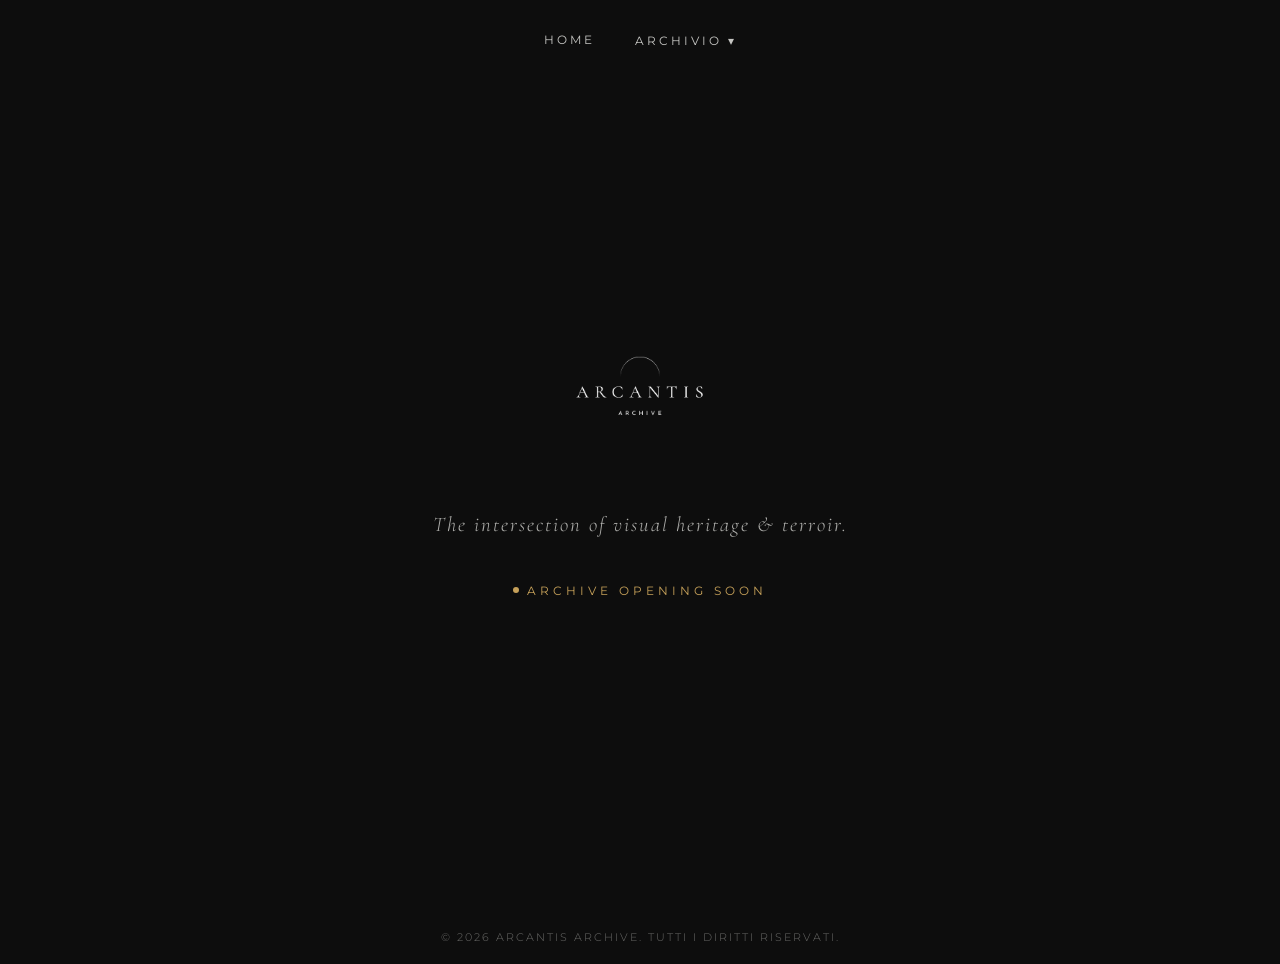
<file: index.html>
<!DOCTYPE html>
<html lang="it">
<head>
    <meta charset="UTF-8"> 
    <meta name="viewport" content="width=device-width, initial-scale=1.0">
    <title>Arcantis Archive | Visual Heritage & Terroir</title>
    <!-- Importazione Font di Lusso da Google Fonts -->
    <link rel="preconnect" href="https://fonts.googleapis.com">
    <link rel="preconnect" href="https://fonts.gstatic.com" crossorigin>
    <link href="https://fonts.googleapis.com/css2?family=Cormorant+Garamond:wght@300;400;600&family=Montserrat:wght@200;300;400&display=swap" rel="stylesheet">
    <link rel="stylesheet" href="style.css">
</head>
<body>
    <!-- MENU DI NAVIGAZIONE CON TENDINA -->
    <nav class="navbar">
        <a href="index.html">Home</a>
        
        <div class="dropdown">
            <span class="dropbtn">Archivio ▾</span>
            <div class="dropdown-content">
                <a href="heritage.html">Heritage</a>
                <a href="terroir.html">Terroir</a>
                <a href="exhibitions.html">Exhibitions</a>
            </div>
        </div>
    </nav>
    

    <main class="hero-container">
        
        <div class="logo-box">
            <!-- Il logo che hai creato su Canva -->
            <img src="logo.png" alt="Arcantis Archive Logo" class="brand-logo">
        </div>

        <p class="tagline">The intersection of visual heritage & terroir.</p>
        
        <div class="status-badge">
            <span class="dot"></span> Archive Opening Soon
        </div>
    </main>
<!-- FOOTER CON COPYRIGHT -->
    <footer class="site-footer">
        <p>&copy; 2026 Arcantis Archive. Tutti i diritti riservati.</p>
    </footer>
</body>
</html>
</file>
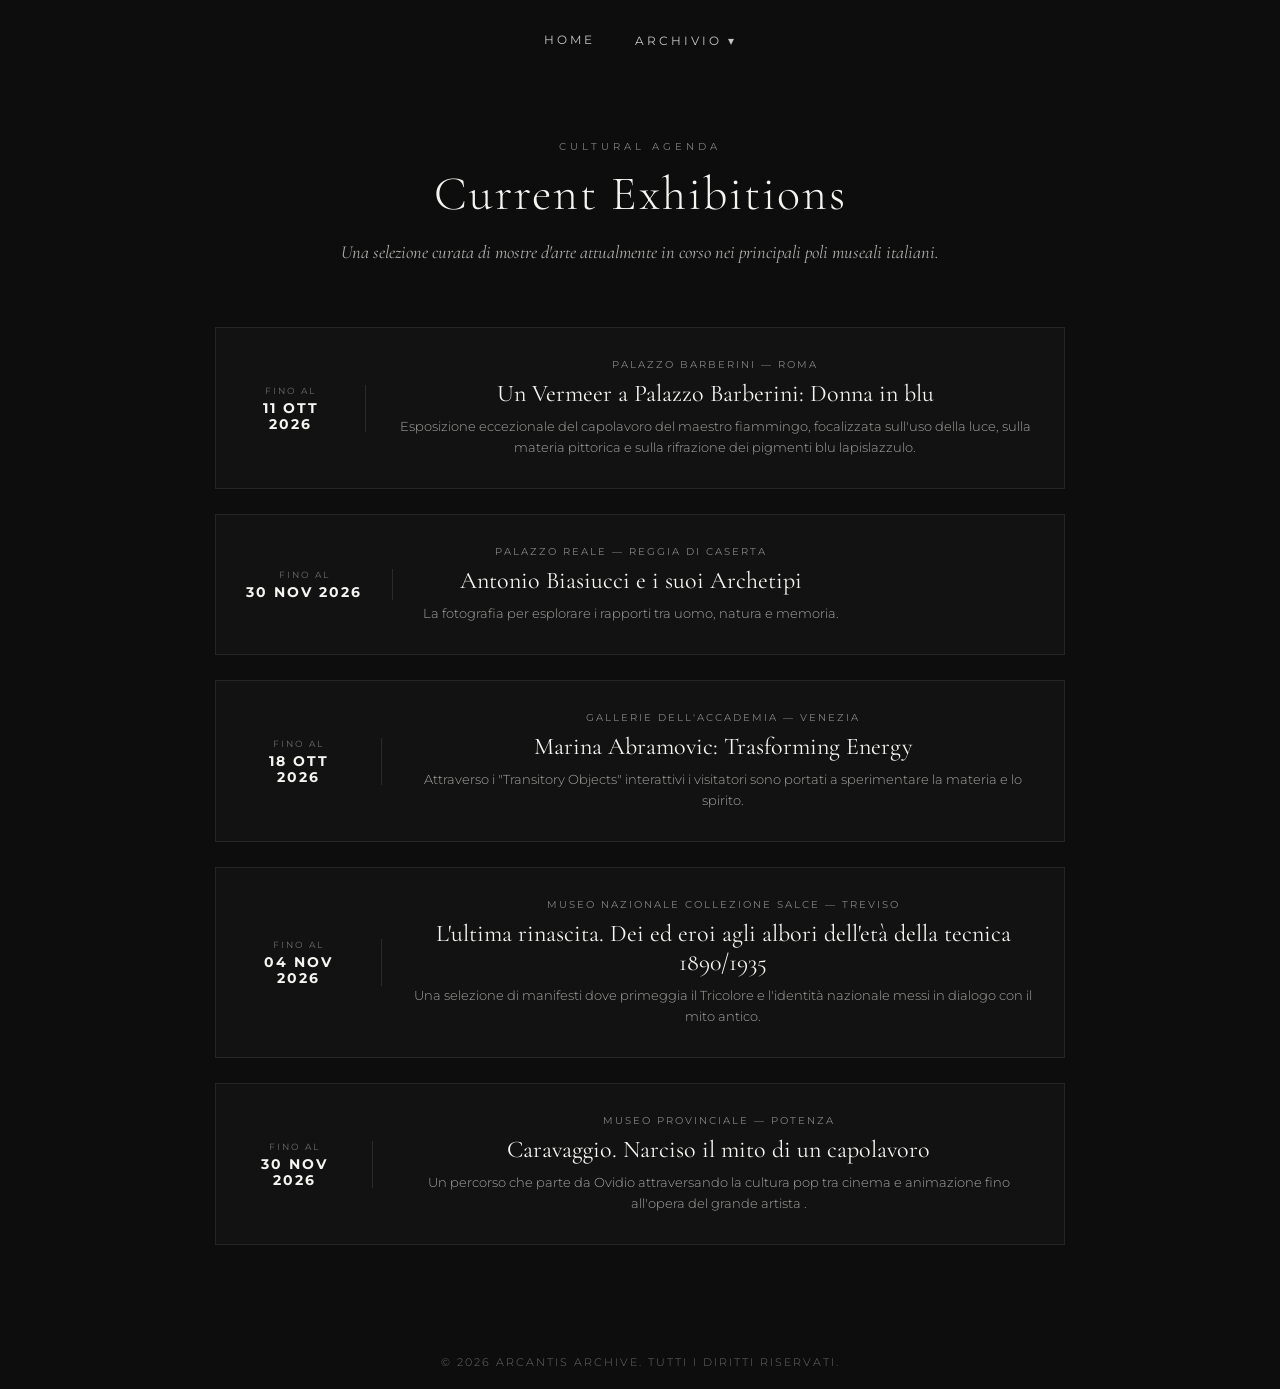
<file: exhibitions.html>
<!DOCTYPE html>
<html lang="it">
<head>
    <!-- ENCODING E VIEWPORT (Ottimizzazione Mobile) -->
    <meta charset="UTF-8"> 
    <meta name="viewport" content="width=device-width, initial-scale=1.0, maximum-scale=5.0">
    
    <!-- SEO BASE -->
    <title>Exhibitions & Cultural Agenda | Arcantis Archive</title>
    <meta name="description" content="Mostre d'arte consigliate a settembre 2026 da Arcantis Archive: Vermeer, Antonio Biasiucci, Marina Abramovic e Caravaggio.">
    <meta name="keywords" content="mostre arte da settembre 2026, mostre roma vermeer, biasiucci caserta, abramovic venezia, caravaggio potenza, agenda culturale">
    <meta name="author" content="Arcantis Archive">

    <!-- SEO SOCIAL (Open Graph) -->
    <meta property="og:title" content="Exhibitions & Cultural Agenda | Arcantis Archive">
    <meta property="og:description" content="Una selezione curata di mostre in corso in Italia tra grande pittura, materia e colore.">
    <meta property="og:type" content="website">
    <meta property="og:url" content="https://arcantisarchive.com/exhibitions.html">

    <!-- FONT GOOGLE -->
    <link rel="preconnect" href="https://fonts.googleapis.com">
    <link rel="preconnect" href="https://fonts.gstatic.com" crossorigin>
    <link href="https://fonts.googleapis.com/css2?family=Cormorant+Garamond:ital,wght@0,300;0,400;0,600;1,300&family=Montserrat:wght@200;300;400;500&display=swap" rel="stylesheet">
    
    <!-- FOGLIO DI STILE CSS -->
    <link rel="stylesheet" href="style.css">
</head>
<body>

    <!-- NAVIGAZIONE PRINCIPALE -->
    <nav class="navbar" aria-label="Navigazione principale">
        <a href="index.html" class="nav-logo">Home</a>
        
        <div class="dropdown">
            <button class="dropbtn" aria-haspopup="true">Archivio ▾</button>
            <div class="dropdown-content">
                <a href="heritage.html">Heritage</a>
                <a href="terroir.html">Terroir</a>
                <a href="exhibitions.html">Exhibitions</a>
            </div>
        </div>
    </nav>

    <!-- CONTENUTO PRINCIPALE -->
    <main class="page-container">
        
        <header class="page-header">
            <span class="section-label">Cultural Agenda</span>
            <h1 class="page-title">Current Exhibitions</h1>
            <p class="page-subtitle">Una selezione curata di mostre d'arte attualmente in corso nei principali poli museali italiani.</p>
        </header>

        <!-- LISTA MOSTRE REALI A SETTEMBRE 2026 -->
        <section class="exhibitions-list" aria-label="Elenco delle mostre consigliate">
            
            <!-- MOSTRA 1: ROMA - VERMEER -->
            <article class="exhibition-item">
                <div class="exhibition-date">
                    <span>FINO AL</span>
                    <strong>11 OTT 2026</strong>
                </div>
                <div class="exhibition-info">
                    <span class="exhibition-location">Palazzo Barberini — Roma</span>
                    <h3>Un Vermeer a Palazzo Barberini: Donna in blu</h3>
                    <p>Esposizione eccezionale del capolavoro del maestro fiammingo, focalizzata sull'uso della luce, sulla materia pittorica e sulla rifrazione dei pigmenti blu lapislazzulo.</p>
                </div>
            </article>

            <!-- MOSTRA 2: CASERTA - ANTONIO BIASIUCCI -->
            <article class="exhibition-item">
                <div class="exhibition-date">
                    <span>FINO AL</span>
                    <strong>30 NOV 2026</strong>
                </div>
                <div class="exhibition-info">
                    <span class="exhibition-location">Palazzo Reale — Reggia di Caserta</span>
                    <h3>Antonio Biasiucci e i suoi Archetipi</h3>
                    <p>La fotografia per esplorare i rapporti tra uomo, natura e memoria.</p>
                </div>
            </article>

            <!-- MOSTRA 3: VENEZIA - MARINA ABRAMOVIC -->
            <article class="exhibition-item">
                <div class="exhibition-date">
                    <span>FINO AL</span>
                    <strong>18 OTT 2026</strong>
                </div>
                <div class="exhibition-info">
                    <span class="exhibition-location">Gallerie dell'Accademia — Venezia</span>
                    <h3>Marina Abramovic: Trasforming Energy</h3>
                    <p>Attraverso i "Transitory Objects" interattivi i visitatori sono portati a sperimentare la materia e lo spirito.</p>
                </div>
            </article>

            <!-- MOSTRA 4: TREVISO - DEI ED EROI AGLI ALBORI DELLA TECNICA 1890/1935 -->
            <article class="exhibition-item">
                <div class="exhibition-date">
                    <span>FINO AL</span>
                    <strong>04 NOV 2026</strong>
                </div>
                <div class="exhibition-info">
                    <span class="exhibition-location">Museo Nazionale Collezione Salce — Treviso</span>
                    <h3>L'ultima rinascita. Dei ed eroi agli albori dell'età della tecnica 1890/1935</h3>
                    <p>Una selezione di manifesti dove primeggia il Tricolore e l'identità nazionale messi in dialogo con il mito antico.</p>
                </div>
            </article>

            <!-- MOSTRA 5: POTENZA - CARAVAGGIO - NARCISO IL MITO DI UN CAPOLAVORO -->
            <article class="exhibition-item">
                <div class="exhibition-date">
                    <span>FINO AL</span>
                    <strong>30 NOV 2026</strong>
                </div>
                <div class="exhibition-info">
                    <span class="exhibition-location">Museo Provinciale — Potenza</span>
                    <h3>Caravaggio. Narciso il mito di un capolavoro</h3>
                    <p>Un percorso che parte da Ovidio attraversando la cultura pop tra cinema e animazione fino all'opera del grande artista .</p>
                </div>
            </article>


        </section>

    </main>

    <!-- FOOTER -->
    <footer class="site-footer">
        <p>&copy; 2026 Arcantis Archive. Tutti i diritti riservati.</p>
    </footer>

</body>
</html>
</file>
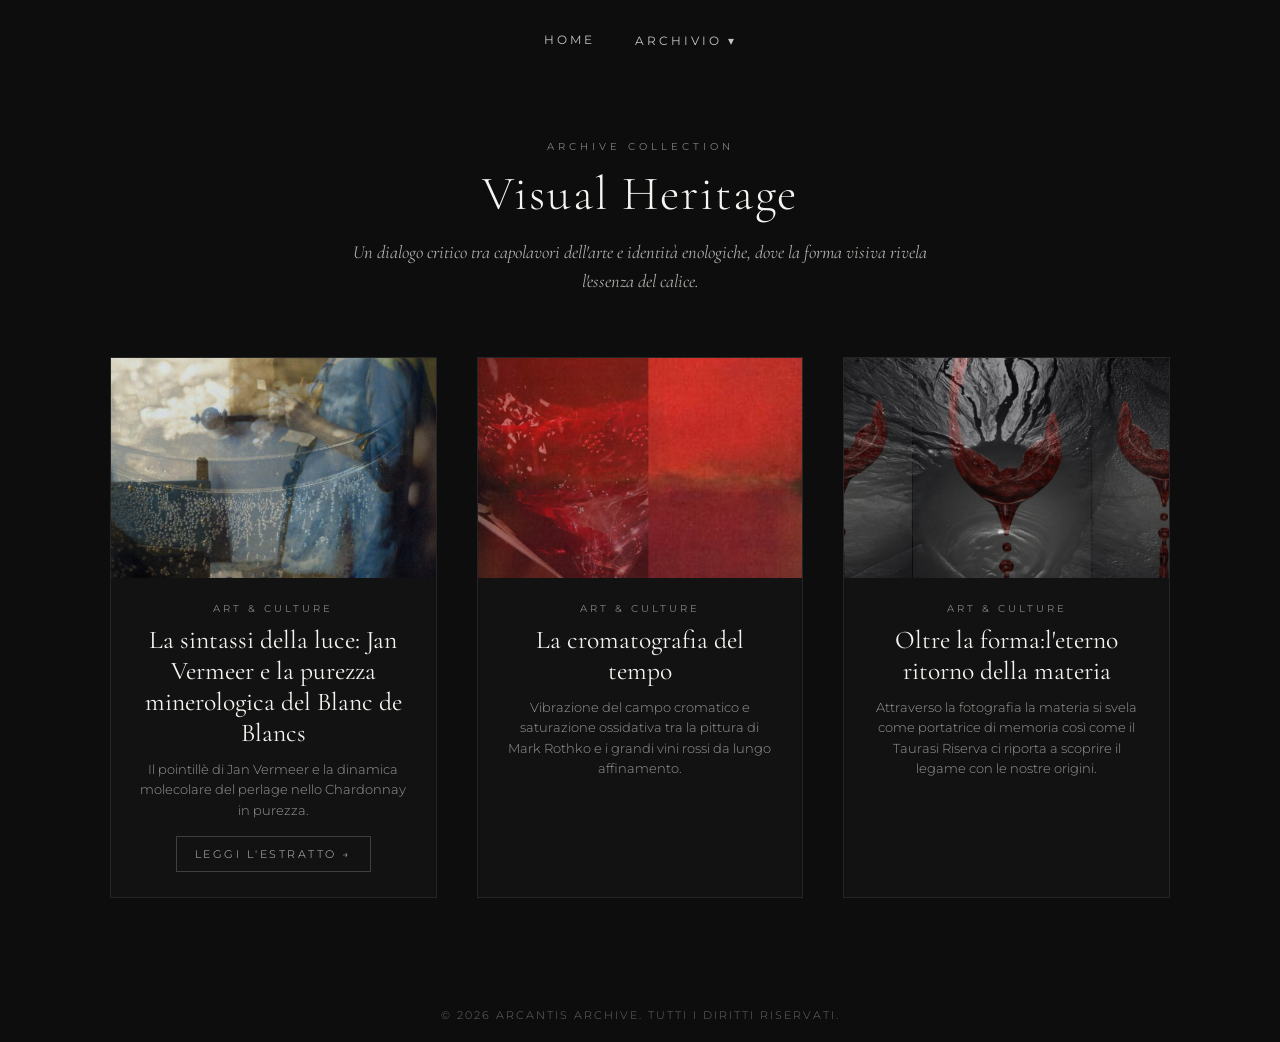
<file: heritage.html>
<!DOCTYPE html>
<html lang="it">
<head>
    <meta charset="UTF-8"> 
    <meta name="viewport" content="width=device-width, initial-scale=1.0">
    <title>Heritage | Arcantis Archive</title>
    <!-- Importazione Font da Google Fonts -->
    <link rel="preconnect" href="https://fonts.googleapis.com">
    <link rel="preconnect" href="https://fonts.gstatic.com" crossorigin>
    <link href="https://fonts.googleapis.com/css2?family=Cormorant+Garamond:ital,wght@0,300;0,400;0,600;1,300&family=Montserrat:wght@200;300;400&display=swap" rel="stylesheet">
    <link rel="stylesheet" href="style.css">
</head>
<body>

    <!-- MENU DI NAVIGAZIONE CON TENDINA -->
    <nav class="navbar">
        <a href="index.html">Home</a>
       
        <div class="dropdown">
            <span class="dropbtn">Archivio ▾</span>
            <div class="dropdown-content">
                <a href="heritage.html">Heritage</a>
                <a href="terroir.html">Terroir</a>
                <a href="exhibitions.html">Exhibitions</a>
            </div>
        </div>
    </nav>

    <!-- SEZIONE PRINCIPALE HERITAGE -->
    <main class="page-container">
        
        <header class="page-header">
            <span class="section-label">Archive Collection</span>
            <h1 class="page-title">Visual Heritage</h1>
            <p class="page-subtitle">Un dialogo critico tra capolavori dell'arte e identità enologiche, dove la forma visiva rivela l'essenza del calice.</p>
        </header>

        <!-- GRIGLIA D'ESEMPIO PER I CONTENUTI/ARTICOLI -->
        <section class="archive-grid">
            
           <article class="archive-card">
    
    <!-- 1. LINK SULL'IMMAGINE -->
    <a href="saggiovermeerblancs.html" class="card-image-link">
        <div class="card-image">
            <img src="vermeerblancs.png" alt="Jan Vermeer e Blanc de Blancs"> 
        </div> 
    </a>
    
    <div class="card-content">
        <span class="card-tag">Art & Culture</span>
        
        <!-- 2. LINK SUL TITOLO -->
        <h2>
            <a href="saggiovermeerblancs.html" class="card-title-link">La sintassi della luce: Jan Vermeer e la purezza minerologica del Blanc de Blancs</a>
        </h2>
        
        <p>Il pointillè di Jan Vermeer e la dinamica molecolare del perlage nello Chardonnay in purezza.</p>
        
        <!-- 3. PULSANTE PER LEGGERE L'ESTRATTO -->
        <a href="saggiovermeerblancs.html" class="card-excerpt-link">
            Leggi l'estratto <span>→</span>
        </a>
    </div>

</article>

            <article class="archive-card">
                <div class="card-image">
                    <img src="rothkorosso.png">
                    </div> 
                   
                <div class="card-content">
                    <span class="card-tag">Art & Culture</span>
                    <h2>La cromatografia del tempo</h2>
                    <p>Vibrazione del campo cromatico e saturazione ossidativa tra la pittura di Mark Rothko e i grandi vini rossi da lungo affinamento.</p>
                </div>
            </article>

              <article class="archive-card">
                <div class="card-image">
                    <img src="biastauri.png">
                    </div>
                   
                <div class="card-content">
                    <span class="card-tag">Art & Culture</span>
                    <h2>Oltre la forma:l'eterno ritorno della materia</h2>
                    <p>Attraverso la fotografia la materia si svela come portatrice di memoria così come il Taurasi Riserva ci riporta a scoprire il legame con le nostre origini.</p>
                </div>
            </article>

        </section>

    </main>

    <!-- FOOTER CON COPYRIGHT -->
    <footer class="site-footer">
        <p>&copy; 2026 Arcantis Archive. Tutti i diritti riservati.</p>
    </footer>

</body>
</html>
</file>
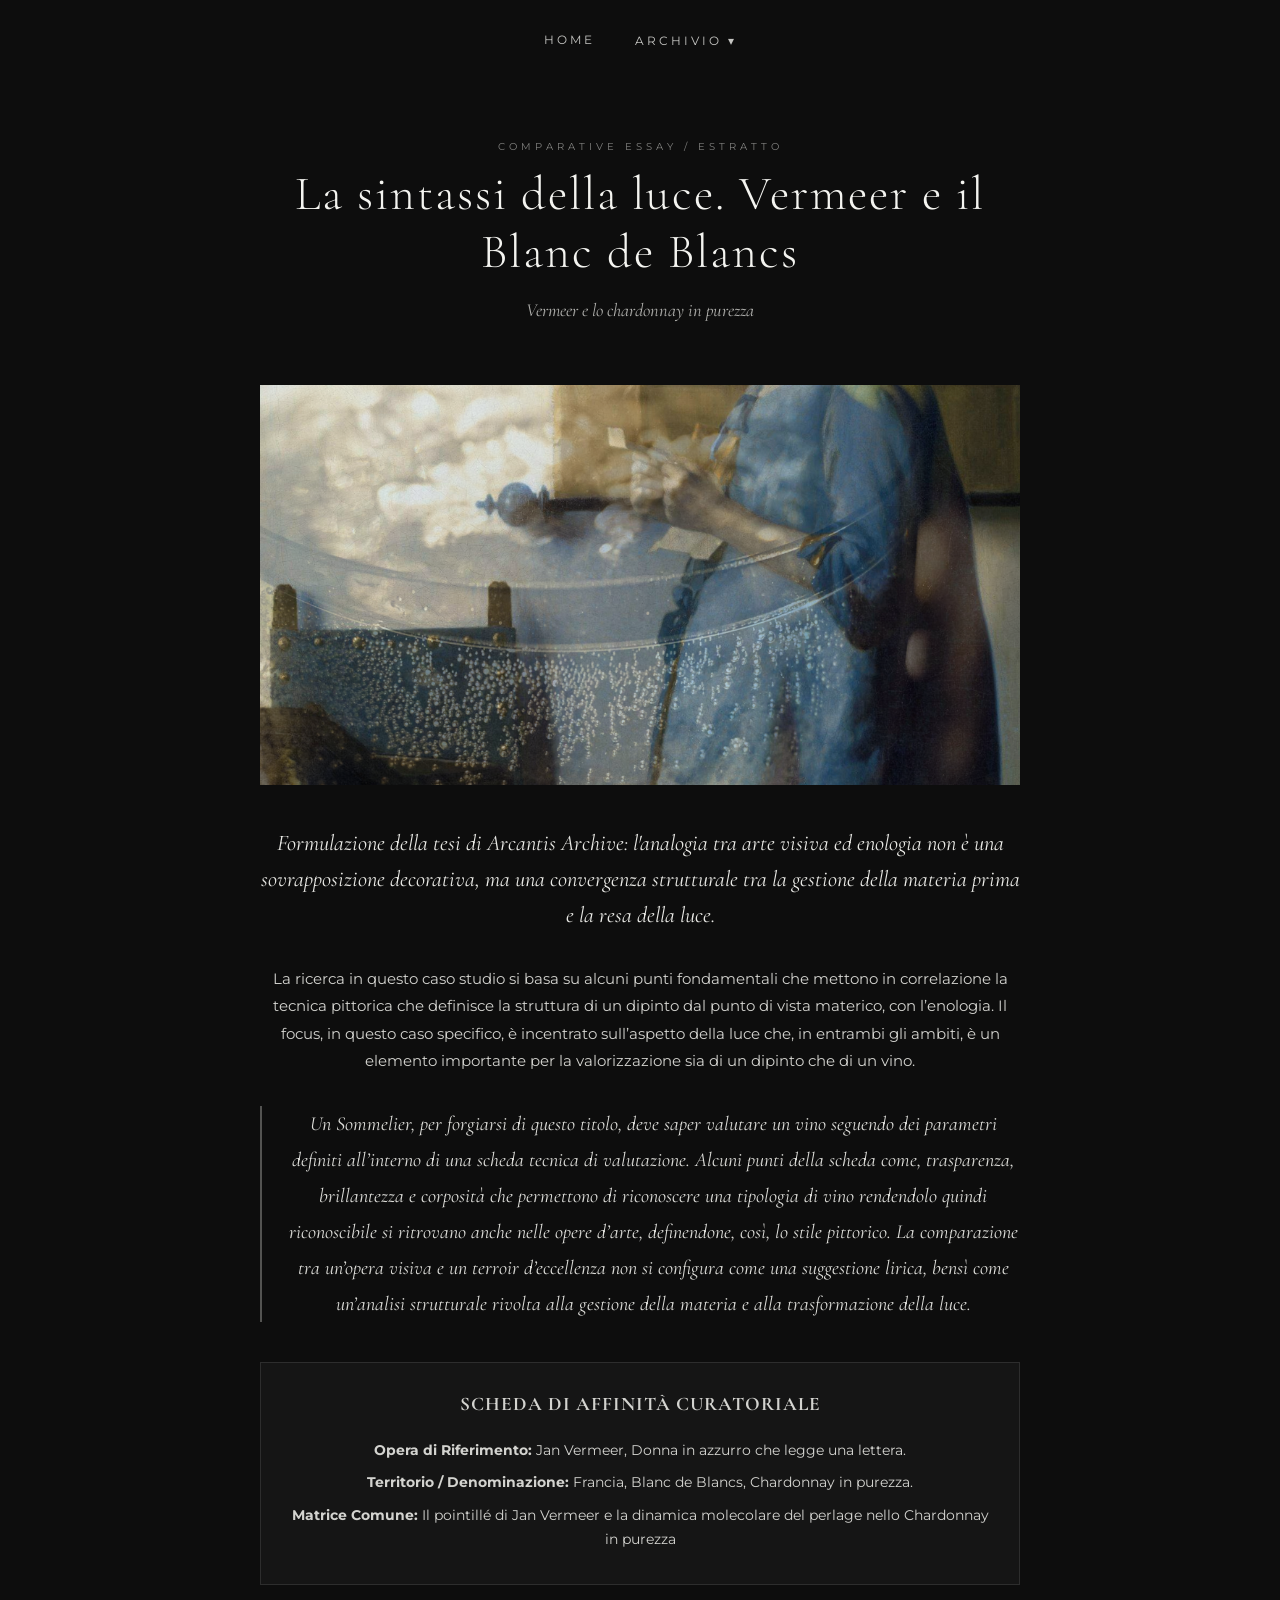
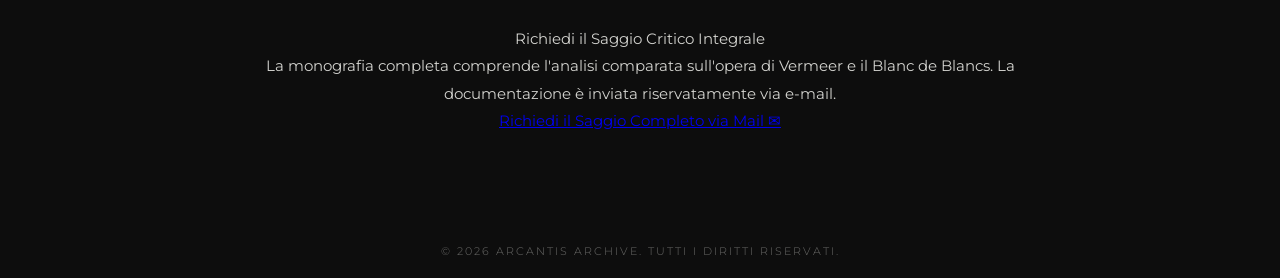
<file: saggiovermeerblancs.html>
<!DOCTYPE html>
<html lang="it">
<head>
    <meta charset="UTF-8">
    <meta name="viewport" content="width=device-width, initial-scale=1.0">
    <title>Sintassi della luce | Arcantis Archive</title>
    <link rel="preconnect" href="https://fonts.googleapis.com">
    <link rel="preconnect" href="https://fonts.gstatic.com" crossorigin>
    <link href="https://fonts.googleapis.com/css2?family=Cormorant+Garamond:ital,wght@0,300;0,400;0,600;1,300;1,400&family=Montserrat:wght@200;300;400;500&display=swap" rel="stylesheet">
    <link rel="stylesheet" href="style.css">
</head>
<body>

    <!-- NAVIGAZIONE -->
    <nav class="navbar">
        <a href="index.html">Home</a>
        <div class="dropdown">
            <span class="dropbtn">Archivio ▾</span>
            <div class="dropdown-content">
                <a href="heritage.html">Heritage</a>
                <a href="terroir.html">Terroir</a>
            </div>
        </div>
    </nav>

    <!-- CONTENUTO SAGGIO -->
    <main class="page-container essay-container">
        
        <header class="page-header">
            <span class="section-label">Comparative Essay / Estratto</span>
            <h1 class="page-title">La sintassi della luce. Vermeer e il Blanc de Blancs</h1>
            <p class="page-subtitle"><em>Vermeer e lo chardonnay in purezza</em></p>
        </header>

        <!-- IMMAGINE HERO -->
        <div class="essay-hero-image">
            <img src="vermeerblancs.png">
        </div>

        <!-- ESTRATTO DEL SAGGIO -->
        <article class="essay-body">
            
            <p class="essay-lead">
               
Formulazione della tesi di Arcantis Archive: l'analogia tra arte visiva ed enologia non è una sovrapposizione decorativa, ma una convergenza strutturale tra la gestione della materia prima e la resa della luce.

            </p>

            <p>
                La ricerca in questo caso studio si basa su alcuni punti fondamentali che mettono in correlazione la tecnica pittorica che definisce la struttura di un dipinto dal punto di vista materico, con l’enologia. Il focus, in questo caso specifico, è incentrato sull’aspetto della luce che, in entrambi gli ambiti, è un elemento importante per la valorizzazione sia di un dipinto che di un vino.
            </p>

            <blockquote>
            <p>Un Sommelier, per forgiarsi di questo titolo, deve saper valutare un vino seguendo dei parametri definiti all’interno di una scheda tecnica di valutazione. Alcuni punti della scheda come, trasparenza, brillantezza e corposità che permettono di riconoscere una tipologia di vino rendendolo quindi riconoscibile si ritrovano anche nelle opere d’arte, definendone, così, lo stile pittorico. La comparazione tra un’opera visiva e un terroir d’eccellenza non si configura come una suggestione lirica, bensì come un’analisi strutturale rivolta alla gestione della materia e alla trasformazione della luce.
            </p>         
          
        </blockquote>

           <!-- SCHEDA SINTETICA DI AFFINITÀ -->
            <div class="pairing-spec-sheet">
                <h3>Scheda di Affinità Curatoriale</h3>
                <ul>
                    <li><strong>Opera di Riferimento:</strong> Jan Vermeer, Donna in azzurro che legge una lettera.</li>
                    <li><strong>Territorio / Denominazione:</strong> Francia, Blanc de Blancs, Chardonnay in purezza.</li>
                    <li><strong>Matrice Comune:</strong> Il pointillé di Jan Vermeer e la dinamica molecolare del perlage nello Chardonnay in purezza</li>
                </ul>
            </div>

            <!-- BOX RICHIESTA SAGGIO COMPLETO VIA MAIL -->
            <div class="essay-request-box">
                <div class="request-info">
                    <span class="request-title">Richiedi il Saggio Critico Integrale</span>
                    <p class="request-desc">
                        La monografia completa comprende l'analisi comparata sull'opera di Vermeer e il Blanc de Blancs. La documentazione è inviata riservatamente via e-mail.
                    </p>
                </div>
                <a href="mailto:arcantis.archive@proton.me?subject=Richiesta%20Saggio%20Integrale:%20Biasiucci%20-%20Taurasi&body=Gentile%20Arcantis%20Archive,%20desidero%20ricevere%20il%20saggio%20critico%20integrale%20su%20Antonio%20Biasiucci%20e%20il%20Taurasi%20DOCG." class="request-btn">
                    Richiedi il Saggio Completo via Mail ✉
                </a>
            </div>

        </article>

    </main>

    <!-- FOOTER -->
    <footer class="site-footer">
        <p>&copy; 2026 Arcantis Archive. Tutti i diritti riservati.</p>
    </footer>

</body>
</html>
</file>
<file: style.css>
/* =========================================
   ARCANTIS ARCHIVE
   MAIN STYLESHEET
   ========================================= */

/* RESET */
* {
    margin: 0;
    padding: 0;
    box-sizing: border-box;
}

/* VARIABLES */
:root {
    --bg-color: #0D0D0D;
    --text-color: #F4F4F0;
    --accent-gold: #C5A059;
}

/* =========================================
   BASE
   ========================================= */

html {
    background-color: var(--bg-color);
}

body {
    background-color: var(--bg-color);
    color: var(--text-color);
    font-family: 'Montserrat', sans-serif;
    min-height: 100vh;
    min-height: 100dvh;
    text-align: center;
    margin: 0;
    padding: 0;
    overflow-x: hidden;
}

/* =========================================
   NAVIGATION
   ========================================= */

.navbar {
    position: fixed;
    top: 30px;
    left: 0;
    width: 100%;
    display: flex;
    justify-content: center;
    align-items: center;
    gap: 40px;
    z-index: 9999; /* porta il menu sopra a tutto!*/
    pointer-events: auto;
}

.navbar a,
.dropbtn {
    color: var(--text-color);
    text-decoration: none;
    text-transform: uppercase;
    font-family: 'Montserrat', sans-serif;
    font-size: 0.75rem;
    letter-spacing: 3px;
    cursor: pointer;
    opacity: 0.8;
    transition: opacity 0.3s ease;
}

.navbar a:hover,
.dropbtn:hover {
    opacity: 1;
}

/* DROPDOWN */

.dropdown {
    position: relative;
    display: inline-block;
    padding-bottom: 15px;
    margin-bottom: -15px;
}

.dropdown-content {
    display: none;
    position: absolute;
    top: 100%;
    left: 50%;
    transform: translateX(-50%);
    background-color: #141414;
    min-width: 160px;
    padding: 10px 0;
    border: 1px solid rgba(255, 255, 255, 0.15);
    box-shadow: 0 10px 25px rgba(0, 0, 0, 0.8);
    text-align: center;
    z-index: 10000;
}

.dropdown-content a {
    color: #e0e0e0;
    padding: 12px 20px;
    display: block;
    font-size: 0.75rem;
    letter-spacing: 2px;
    text-decoration: none;
    white-space: nowrap;
}

.dropdown-content a:hover {
    color: #ffffff;
    background-color: rgba(255, 255, 255, 0.03);
}

/* DESKTOP DROPDOWN */
.dropdown:hover .dropdown-content {
    display: block;
}

/* =========================================
   HOME PAGE
   ========================================= */

.hero-container {
    min-height: 100vh;
    min-height: 100dvh;
    width: 100%;
    display: flex;
    flex-direction: column;
    justify-content: center;
    align-items: center;
    gap: 28px;
    padding: 80px 20px;
}

.logo-box {
    display: flex;
    justify-content: center;
    align-items: center;
}

.brand-logo {
    width: 180px;
    max-width: 60vw;
    height: auto;
    display: block;
}

/* TAGLINE */

.tagline {
    font-family: 'Cormorant Garamond', serif;
    font-size: 1.3rem;
    font-weight: 300;
    letter-spacing: 2px;
    line-height: 1.4;
    color: rgba(244, 244, 240, 0.7);
    font-style: italic;
    max-width: 90vw;
}

/* STATUS */

.status-badge {
    font-size: 0.75rem;
    letter-spacing: 4px;
    text-transform: uppercase;
    color: var(--accent-gold);
    display: flex;
    align-items: center;
    justify-content: center;
    gap: 8px;
    margin-top: 15px;
    max-width: 90vw;
}

.dot {
    width: 6px;
    height: 6px;
    flex: 0 0 6px;
    background-color: var(--accent-gold);
    border-radius: 50%;
    display: inline-block;
    animation: pulse 2s infinite;
}

@keyframes pulse {
    0% {
        opacity: 0.3;
    }

    50% {
        opacity: 1;
    }

    100% {
        opacity: 0.3;
    }
}

/* =========================================
   INTERNAL PAGES
   HERITAGE / TERROIR
   ========================================= */

.page-container {
    width: 100%;
    min-height: 100vh;
    padding: 140px 20px 80px;
    max-width: 1100px;
    margin: 0 auto;
}

.page-header {
    text-align: center;
    margin-bottom: 60px;
}

.section-label {
    font-family: 'Montserrat', sans-serif;
    font-size: 0.65rem;
    letter-spacing: 4px;
    text-transform: uppercase;
    color: rgba(244, 244, 240, 0.5);
    display: block;
    margin-bottom: 12px;
}

.page-title {
    font-family: 'Cormorant Garamond', serif;
    font-size: 3rem;
    font-weight: 300;
    letter-spacing: 2px;
    margin-bottom: 15px;
    color: var(--text-color);
}

.page-subtitle {
    font-family: 'Cormorant Garamond', serif;
    font-style: italic;
    font-size: 1.15rem;
    color: rgba(244, 244, 240, 0.7);
    max-width: 600px;
    margin: 0 auto;
    line-height: 1.6;
}

/* =========================================
   ARCHIVE GRID
   ========================================= */

.archive-grid {
    display: grid;
    grid-template-columns: repeat(auto-fit, minmax(280px, 1fr));
    gap: 40px;
    margin-top: 40px;
}

.archive-card {
    background-color: rgba(255, 255, 255, 0.02);
    border: 1px solid rgba(255, 255, 255, 0.08);
    transition: transform 0.3s ease, border-color 0.3s ease;
    min-width: 0;
}

.archive-card:hover {
    transform: translateY(-5px);
    border-color: rgba(255, 255, 255, 0.2);
}

.card-image {
    width: 100%;
    height: 220px;
    overflow: hidden;
    background-color: rgba(255, 255, 255, 0.04);
}

.card-image img {
    width: 100%;
    height: 100%;
    object-fit: cover;
    display: block;
    transition: transform 0.4s ease;
}

.archive-card:hover .card-image img {
    transform: scale(1.04);
}

.card-content {
    padding: 25px;
}

.card-tag {
    font-family: 'Montserrat', sans-serif;
    font-size: 0.6rem;
    letter-spacing: 3px;
    text-transform: uppercase;
    color: rgba(244, 244, 240, 0.5);
    display: block;
    margin-bottom: 10px;
}

.card-content h2 {
    font-family: 'Cormorant Garamond', serif;
    font-size: 1.6rem;
    font-weight: 400;
    margin-bottom: 12px;
    color: var(--text-color);
}

.card-content p {
    font-family: 'Montserrat', sans-serif;
    font-size: 0.8rem;
    line-height: 1.6;
    color: rgba(244, 244, 240, 0.6);
    font-weight: 300;
}

/* =========================================
   FOOTER
   ========================================= */

.site-footer {
    width: 100%;
    text-align: center;
    padding: 30px 20px 20px;
}

.site-footer p {
    font-size: 0.7rem;
    letter-spacing: 2px;
    text-transform: uppercase;
    color: rgba(244, 244, 240, 0.4);
    font-weight: 300;
}

/* =========================================
   MOBILE
   ========================================= */

@media (max-width: 600px) {

    /* NAVIGATION */

    .navbar {
        top: 22px;
        gap: 24px;
        padding: 0 20px;
    }

    .navbar a,
    .dropbtn {
        font-size: 0.65rem;
        letter-spacing: 2px;
    }

    .dropdown-content {
        min-width: 145px;
    }

    .dropdown-content a {
        font-size: 0.65rem;
        letter-spacing: 1.5px;
        padding: 11px 15px;
    }

    /* HOME */

    .hero-container {
        min-height: 100dvh;
        padding: 80px 20px;
        gap: 22px;
    }

    .brand-logo {
        width: min(180px, 55vw);
    }

    .tagline {
        max-width: 90vw;
        font-size: clamp(1.05rem, 4.5vw, 1.3rem);
        letter-spacing: 1px;
        line-height: 1.4;
    }

    .status-badge {
        max-width: 90vw;
        font-size: 0.65rem;
        letter-spacing: 2.5px;
    }

    /* INTERNAL PAGES */

    .page-container {
        min-height: 100vh;
        padding: 110px 20px 60px;
    }

    .page-header {
        margin-bottom: 40px;
    }

    .section-label {
        font-size: 0.6rem;
        letter-spacing: 3px;
    }

    .page-title {
        font-size: 2.3rem;
        letter-spacing: 1px;
    }

    .page-subtitle {
        font-size: 1rem;
        line-height: 1.5;
    }

    /* GRID */

    .archive-grid {
        grid-template-columns: 1fr;
        gap: 25px;
        margin-top: 30px;
    }

    .card-image-placeholder {
        height: 190px;
    }

    .card-content {
        padding: 20px;
    }

    /* FOOTER */

    .site-footer {
        padding: 30px 20px 20px;
    }

    .site-footer p {
        font-size: 0.55rem;
        letter-spacing: 1.5px;
        line-height: 1.5;
    }
}
/* ==========================================
   STILI PAGINA EXHIBITIONS (AGENDA CULTURALE)
   ========================================== */

/* Contenitore della lista mostre */
.exhibitions-list {
    display: flex;
    flex-direction: column;
    gap: 25px;
    max-width: 850px;
    margin: 40px auto 0 auto;
}

/* Singola scheda della mostra */
.exhibition-item {
    display: flex;
    align-items: center;
    gap: 30px;
    background-color: rgba(255, 255, 255, 0.02);
    border: 1px solid rgba(255, 255, 255, 0.08);
    padding: 30px;
    transition: transform 0.3s ease, border-color 0.3s ease;
}

.exhibition-item:hover {
    transform: translateY(-3px);
    border-color: rgba(255, 255, 255, 0.25);
}

/* Blocco data (A sinistra su PC) */
.exhibition-date {
    display: flex;
    flex-direction: column;
    align-items: center;
    justify-content: center;
    border-right: 1px solid rgba(255, 255, 255, 0.1);
    padding-right: 30px;
    min-width: 120px;
    font-family: 'Montserrat', sans-serif;
    text-align: center;
}

.exhibition-date span {
    font-size: 0.55rem;
    letter-spacing: 2px;
    color: rgba(244, 244, 240, 0.4);
    text-transform: uppercase;
}

.exhibition-date strong {
    font-size: 0.85rem;
    letter-spacing: 2px;
    color: #f4f4f0;
    margin-top: 4px;
}

/* Blocco testi della mostra */
.exhibition-location {
    font-family: 'Montserrat', sans-serif;
    font-size: 0.65rem;
    letter-spacing: 2px;
    text-transform: uppercase;
    color: rgba(244, 244, 240, 0.5);
    display: block;
    margin-bottom: 8px;
}

.exhibition-info h3 {
    font-family: 'Cormorant Garamond', serif;
    font-size: 1.5rem;
    font-weight: 400;
    color: #f4f4f0;
    margin-bottom: 8px;
}

.exhibition-info p {
    font-family: 'Montserrat', sans-serif;
    font-size: 0.82rem;
    color: rgba(244, 244, 240, 0.65);
    line-height: 1.6;
    font-weight: 300;
}


/* ==========================================
   OTTIMIZZAZIONE MOBILE PER EXHIBITIONS
   ========================================== */

@media screen and (max-width: 768px) {
    
    /* Su smartphone la scheda da orizzontale diventa verticale */
    .exhibition-item {
        flex-direction: column;
        align-items: flex-start;
        gap: 15px;
        padding: 20px;
    }

    /* La data non ha più il bordo a destra ma sotto */
    .exhibition-date {
        border-right: none;
        border-bottom: 1px solid rgba(255, 255, 255, 0.1);
        padding-right: 0;
        padding-bottom: 12px;
        width: 100%;
        align-items: flex-start;
        text-align: left;
    }

    .exhibition-info h3 {
        font-size: 1.3rem;
    }
}
/* =======================================================
   ELIMINAZIONE VELO BIANCO SU MENU ARCHIVIO & DROPDOWN
   ======================================================= */

/* 1. Azzera sfondi e filtri su tutti gli stati del contenitore e del bottone */
.dropdown,
.dropdown:hover,
.dropdown:focus,
.dropdown:focus-within,
.dropbtn,
.dropbtn:hover,
.dropbtn:focus,
.dropbtn:focus-visible,
.dropbtn:active {
    background: transparent !important;
    background-color: transparent !important;
    filter: none !important;
    backdrop-filter: none !important;
    box-shadow: none !important;
    outline: none !important;
}

/* 2. Disattiva eventuali pseudo-elementi (overlay/velature) */
.dropdown::before,
.dropdown::after,
.dropbtn::before,
.dropbtn::after,
.dropdown-content::before,
.dropdown-content::after {
    display: none !important;
    content: none !important;
}

/* 3. Forza il blocco della tendina a uno sfondo scuro solido (senza veli) */
.dropdown-content,
.dropdown:hover .dropdown-content,
.dropdown:focus-within .dropdown-content {
    background-color: #141414 !important;
    background: #141414 !important;
    border: 1px solid rgba(255, 255, 255, 0.1) !important;
    box-shadow: 0px 8px 20px rgba(0, 0, 0, 0.7) !important;
    filter: none !important;
    backdrop-filter: none !important;
}

/* 4. Garantisce sfondo scuro solido su tutte le voci interne */
.dropdown-content a,
.dropdown-content a:link,
.dropdown-content a:visited,
.dropdown-content a:focus,
.dropdown-content a:active {
    background-color: #141414 !important;
    background: #141414 !important;
    color: rgba(244, 244, 240, 0.85) !important;
    outline: none !important;
}

/* 5. Unica velatura consentita: leggero chiarore al passaggio del mouse sul singolo link */
.dropdown-content a:hover {
    background-color: rgba(255, 255, 255, 0.08) !important;
    background: rgba(255, 255, 255, 0.08) !important;
    color: #f4f4f0 !important;
}
/* ELIMINAZIONE BORDINO BIANCO DI SELEZIONE */
.dropbtn,
.dropbtn:focus,
.dropbtn:focus-visible,
.dropbtn:active,
.dropbtn:hover,
.dropdown:focus,
.dropdown:focus-within {
    border: none !important;
    outline: none !important;
    outline-offset: 0 !important;
    box-shadow: none !important;
}
/* Stili specifici per la pagina dell'Estratto del Saggio */
.essay-container {
    max-width: 800px;
    margin: 0 auto;
}

.card-title-link, .card-image-link {
    text-decoration: none;
    color: inherit;
}

.read-more-btn {
    display: inline-block;
    font-family: 'Montserrat', sans-serif;
    font-size: 0.75rem;
    letter-spacing: 1.5px;
    text-transform: uppercase;
    color: var(--text-color, #f4f4f0);
    text-decoration: none;
    margin-top: 1rem;
    transition: opacity 0.3s ease;
}

.read-more-btn:hover {
    opacity: 0.7;
}

.essay-hero-image {
    width: 100%;
    max-height: 400px;
    overflow: hidden;
    margin-bottom: 2.5rem;
}

.essay-hero-image img {
    width: 100%;
    height: 100%;
    object-fit: cover;
}

.essay-body {
    font-family: 'Montserrat', sans-serif;
    font-size: 0.95rem;
    line-height: 1.8;
    color: rgba(244, 244, 240, 0.85);
}

.essay-lead {
    font-family: 'Cormorant Garamond', serif;
    font-size: 1.4rem;
    line-height: 1.6;
    font-style: italic;
    margin-bottom: 2rem;
    color: rgba(244, 244, 240, 0.95);
}

.essay-body blockquote {
    border-left: 2px solid rgba(244, 244, 240, 0.3);
    padding-left: 1.5rem;
    margin: 2rem 0;
    font-family: 'Cormorant Garamond', serif;
    font-size: 1.25rem;
    font-style: italic;
    color: rgba(244, 244, 240, 0.9);
}

.pairing-spec-sheet {
    background-color: rgba(255, 255, 255, 0.03);
    border: 1px solid rgba(255, 255, 255, 0.1);
    padding: 1.5rem;
    margin: 2.5rem 0;
}

.pairing-spec-sheet h3 {
    font-family: 'Cormorant Garamond', serif;
    font-size: 1.2rem;
    margin-bottom: 1rem;
    text-transform: uppercase;
    letter-spacing: 1px;
}

.pairing-spec-sheet ul {
    list-style: none;
    padding: 0;
    margin: 0;
    font-size: 0.85rem;
}

.pairing-spec-sheet li {
    margin-bottom: 0.5rem;
}
.card-excerpt-link {
    display: inline-block;
    font-family: 'Montserrat', sans-serif;
    font-size: 0.68rem;
    font-weight: 300;
    letter-spacing: 2.5px;
    text-transform: uppercase;
    color: rgba(244, 244, 240, 0.8);
    text-decoration: none;
    padding: 10px 18px;
    border: 1px solid rgba(244, 244, 240, 0.2);
    transition: all 0.3s ease;
    margin-top: 15px;
    background-color: transparent;
}

.card-excerpt-link:hover {
    color: #ffffff;
    border-color: rgba(255, 255, 255, 0.6);
    background-color: rgba(255, 255, 255, 0.03);
}
</file>
